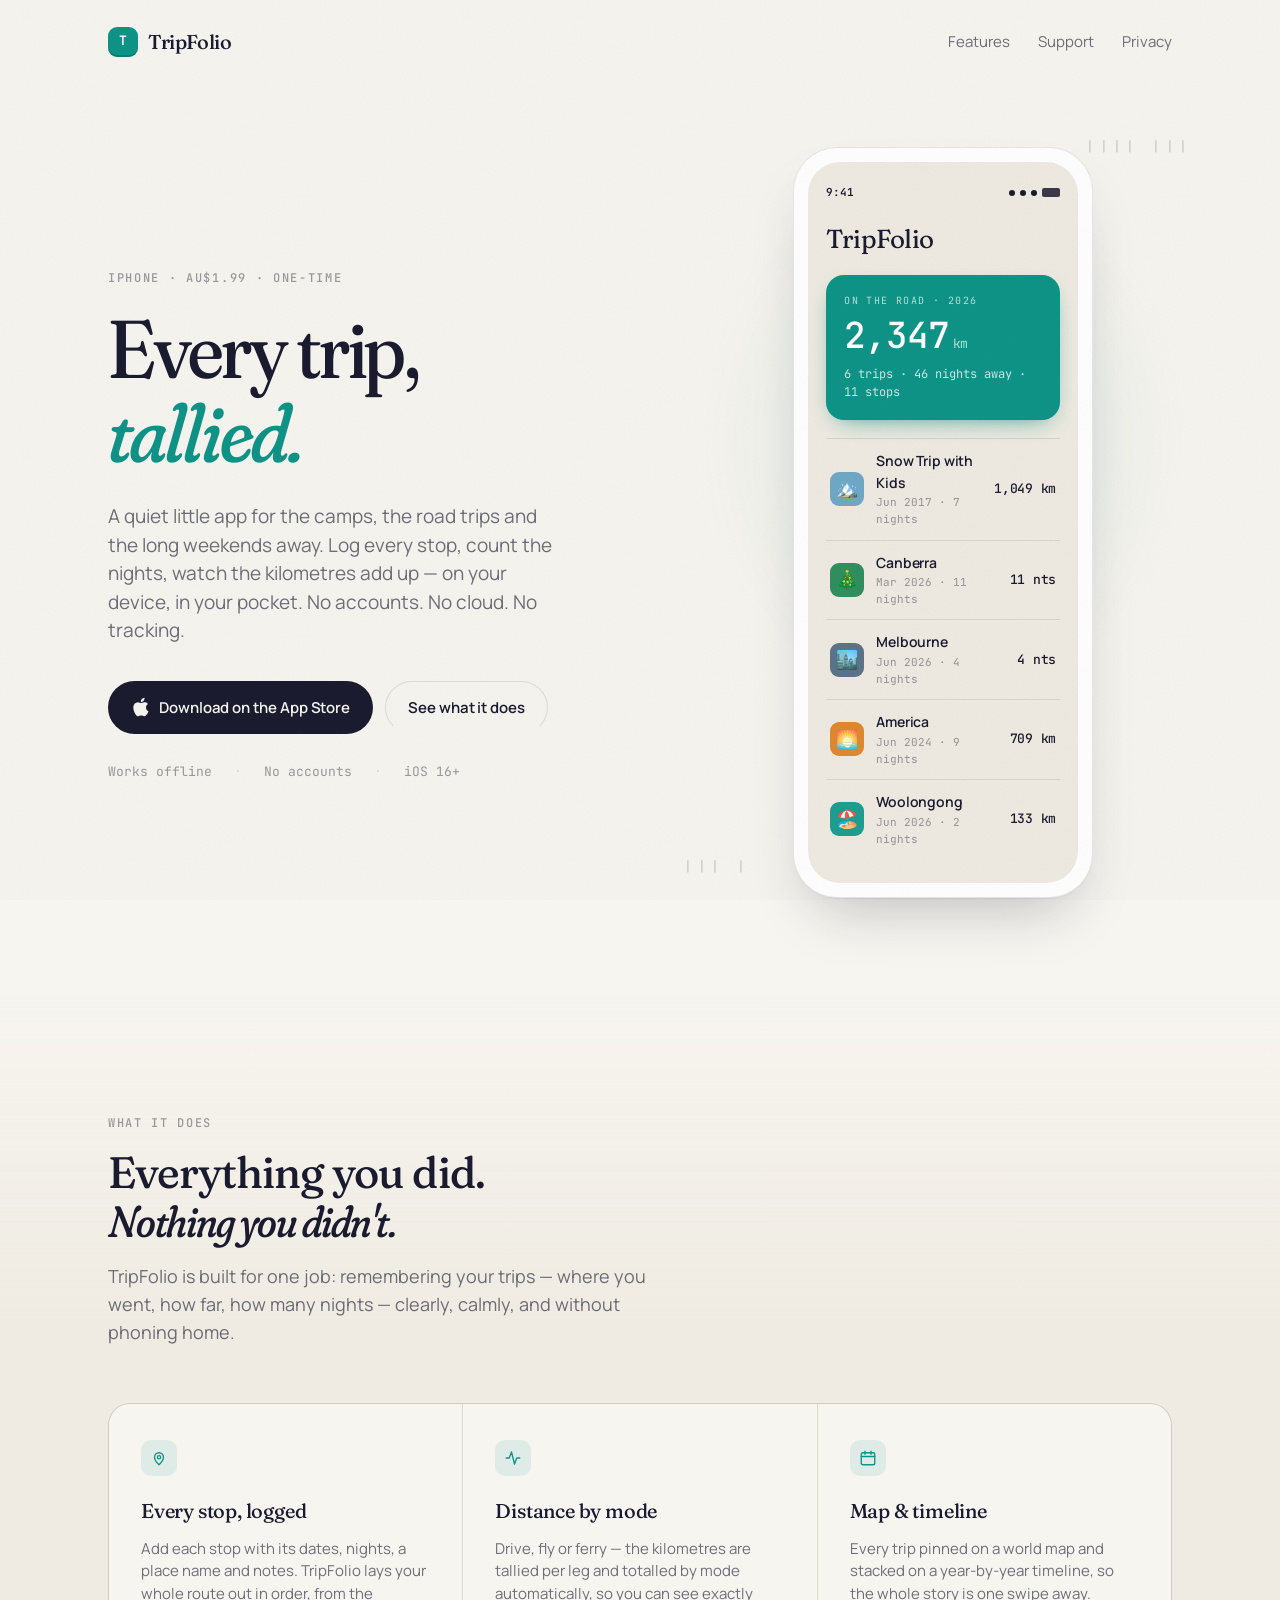
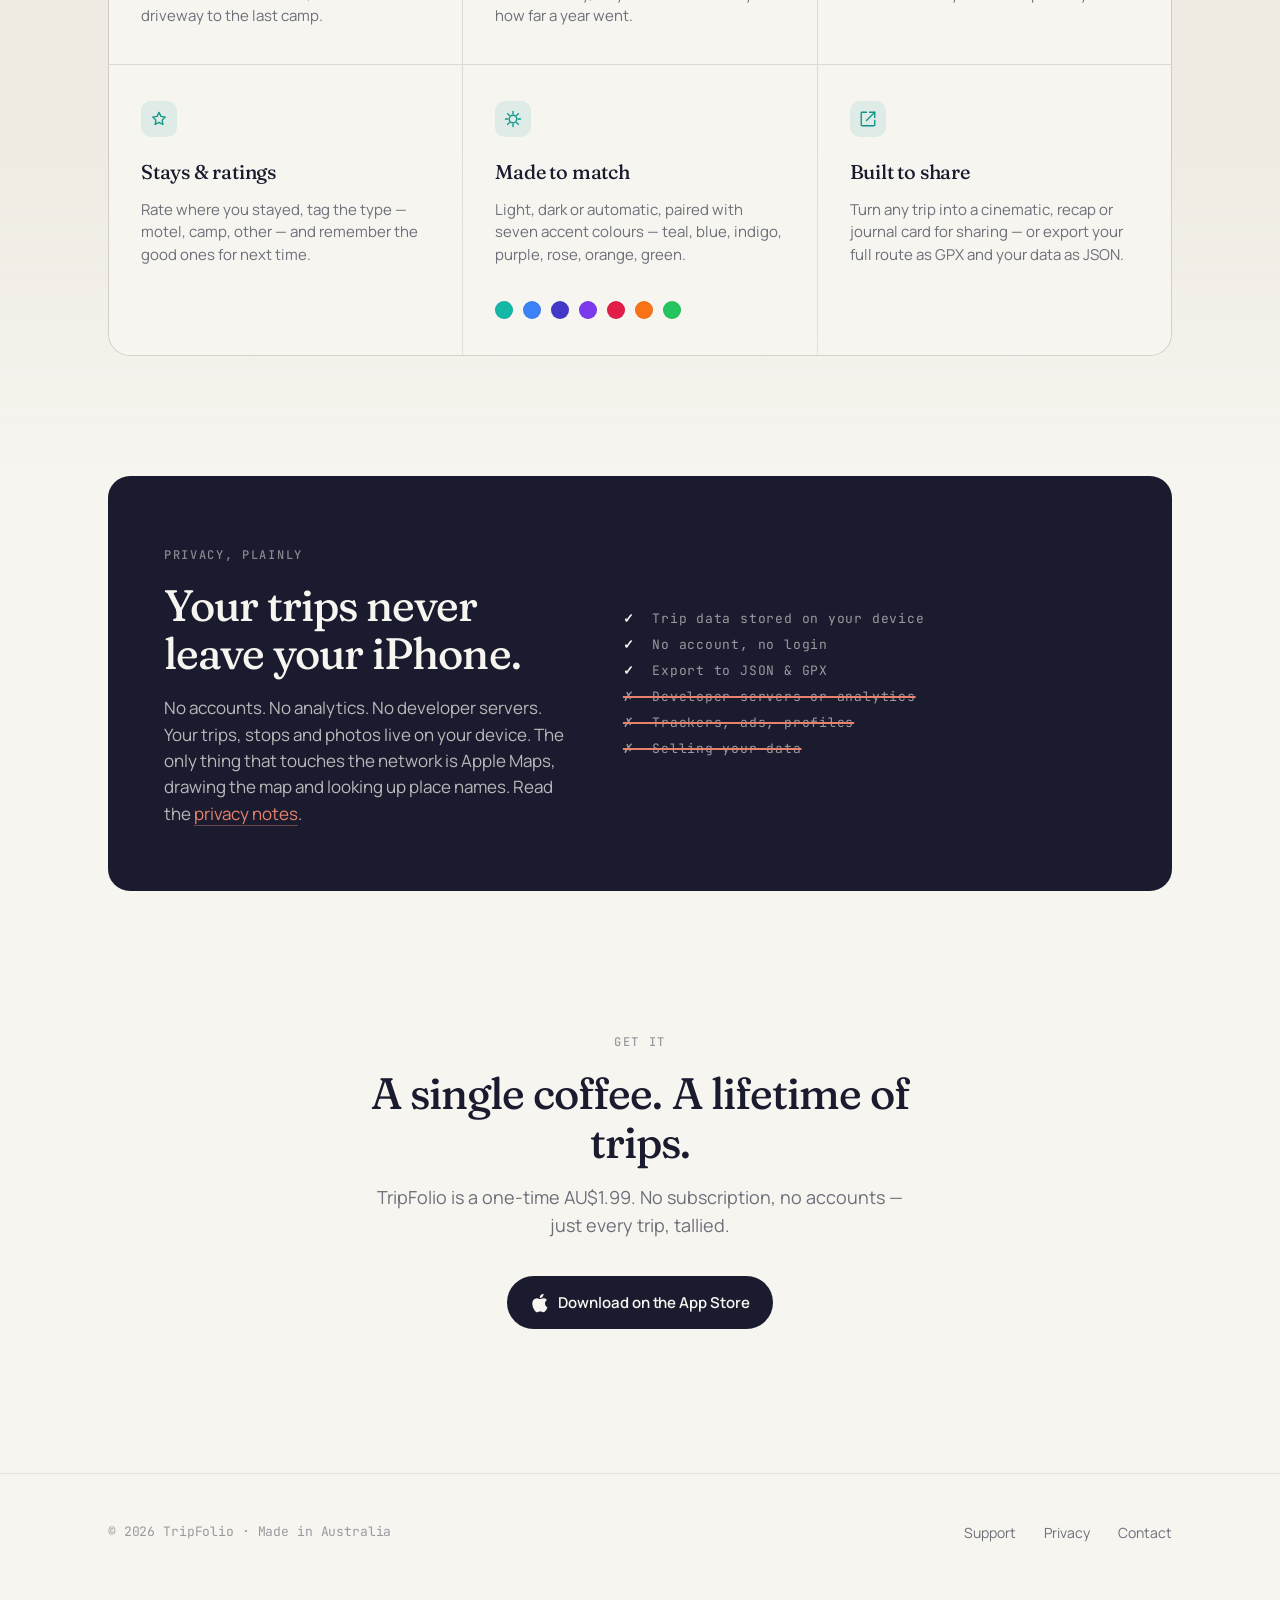
<file: index.html>
<!doctype html>
<html lang="en">
<head>
  <meta charset="utf-8" />
  <meta name="viewport" content="width=device-width, initial-scale=1" />
  <title>TripFolio — Every trip, tallied.</title>
  <meta name="description" content="A quiet camping and road‑trip logger for iPhone. No accounts, no tracking, no cloud — just your trips, stops and kilometres, tallied on your device." />
  <meta name="theme-color" content="#F7F5F0" media="(prefers-color-scheme: light)" />
  <meta name="theme-color" content="#131421" media="(prefers-color-scheme: dark)" />

  <!-- Open Graph -->
  <meta property="og:title" content="TripFolio — Every trip, tallied." />
  <meta property="og:description" content="A quiet camping and road‑trip logger for iPhone. Local‑first. AU$1.99." />
  <meta property="og:type" content="website" />

  <!-- Fonts -->
  <link rel="preconnect" href="https://fonts.googleapis.com" />
  <link rel="preconnect" href="https://fonts.gstatic.com" crossorigin />
  <link href="https://fonts.googleapis.com/css2?family=Fraunces:ital,opsz,wght,SOFT@0,9..144,400..700,0..100;1,9..144,400..700,0..100&family=Manrope:wght@400;500;600;700&family=JetBrains+Mono:wght@400;500;600&display=swap" rel="stylesheet" />

  <link rel="stylesheet" href="styles.css" />
</head>
<body>

  <header class="nav">
    <div class="container nav-inner">
      <a href="index.html" class="brand">
        <span class="brand-mark">T</span>
        <span>TripFolio</span>
      </a>
      <nav class="nav-links" aria-label="Primary">
        <a href="#features">Features</a>
        <a href="support.html">Support</a>
        <a href="privacy.html">Privacy</a>
      </nav>
    </div>
  </header>

  <!-- ─────────── Hero ─────────── -->
  <section class="hero">
    <div class="container hero-grid">
      <div>
        <span class="eyebrow reveal reveal-1">iPhone · AU$1.99 · One‑time</span>
        <h1 class="reveal reveal-2" style="margin-top:18px;">
          Every trip,<br />
          <span class="accent">tallied.</span>
        </h1>
        <p class="hero-sub reveal reveal-3">
          A quiet little app for the camps, the road trips and the long weekends away. Log every stop, count the nights, watch the kilometres add up — on your device, in your pocket. No accounts. No cloud. No tracking.
        </p>
        <div class="hero-ctas reveal reveal-4">
          <a href="#" class="btn btn-primary btn-appstore" aria-label="Download TripFolio on the App Store">
            <!-- Apple logo -->
            <svg width="18" height="20" viewBox="0 0 18 20" fill="currentColor" aria-hidden="true">
              <path d="M14.94 10.62c-.02-2.34 1.91-3.46 1.99-3.52-1.09-1.59-2.78-1.81-3.38-1.83-1.44-.15-2.81.85-3.54.85-.74 0-1.86-.83-3.06-.81-1.57.02-3.02.91-3.83 2.31-1.63 2.82-.42 7 1.17 9.29.78 1.12 1.71 2.38 2.92 2.34 1.17-.05 1.62-.76 3.04-.76 1.41 0 1.82.76 3.06.73 1.27-.02 2.07-1.14 2.85-2.27.9-1.3 1.27-2.56 1.29-2.63-.03-.01-2.48-.95-2.51-3.77zM12.61 3.66c.65-.79 1.09-1.88.97-2.97-.94.04-2.07.62-2.74 1.4-.6.69-1.13 1.81-.99 2.87 1.05.08 2.12-.53 2.76-1.3z"/>
            </svg>
            <span>Download on the App Store</span>
          </a>
          <a href="#features" class="btn btn-ghost">See what it does</a>
        </div>
        <div class="hero-meta reveal reveal-4">
          <span>Works offline</span>
          <span>No accounts</span>
          <span>iOS 16+</span>
        </div>
      </div>

      <div class="phone-stage reveal reveal-3">
        <div class="phone" role="img" aria-label="TripFolio home screen showing 2,347 km on the road this year and a list of logged trips">
          <div class="phone-screen">
            <div class="statusbar">
              <span>9:41</span>
              <span class="statusbar-icons">
                <span></span><span></span><span></span>
                <span class="bat"></span>
              </span>
            </div>

            <div class="app-title">TripFolio</div>

            <div class="hero-card">
              <div class="hero-card-label">On the road · 2026</div>
              <div class="hero-card-amount">
                2,347<span class="per">km</span>
              </div>
              <div class="hero-card-annual">6 trips · 46 nights away · 11 stops</div>
            </div>

            <div class="sub-row">
              <div class="sub-emoji" style="background:#6FA8C7;">🏔️</div>
              <div class="sub-meta">
                <div class="sub-name">Snow Trip with Kids</div>
                <div class="sub-renew">Jun 2017 · 7 nights</div>
              </div>
              <div class="sub-cost">1,049 km</div>
            </div>
            <div class="sub-row">
              <div class="sub-emoji" style="background:#2F8F5F;">🎄</div>
              <div class="sub-meta">
                <div class="sub-name">Canberra</div>
                <div class="sub-renew">Mar 2026 · 11 nights</div>
              </div>
              <div class="sub-cost">11 nts</div>
            </div>
            <div class="sub-row">
              <div class="sub-emoji" style="background:#5B7488;">🏙️</div>
              <div class="sub-meta">
                <div class="sub-name">Melbourne</div>
                <div class="sub-renew">Jun 2026 · 4 nights</div>
              </div>
              <div class="sub-cost">4 nts</div>
            </div>
            <div class="sub-row">
              <div class="sub-emoji" style="background:#E0892F;">🌅</div>
              <div class="sub-meta">
                <div class="sub-name">America</div>
                <div class="sub-renew">Jun 2024 · 9 nights</div>
              </div>
              <div class="sub-cost">709 km</div>
            </div>
            <div class="sub-row">
              <div class="sub-emoji" style="background:#1F9E92;">🏖️</div>
              <div class="sub-meta">
                <div class="sub-name">Woolongong</div>
                <div class="sub-renew">Jun 2026 · 2 nights</div>
              </div>
              <div class="sub-cost">133 km</div>
            </div>
          </div>
        </div>

        <div class="tally-marks" style="top: -10px; right: -20px;">||||&nbsp;|||</div>
        <div class="tally-marks" style="bottom: 20px; left: -30px;">|||&nbsp;|</div>
      </div>
    </div>
  </section>

  <!-- ─────────── Features ─────────── -->
  <section class="features" id="features">
    <div class="container">
      <div class="section-head">
        <span class="eyebrow">What it does</span>
        <h2>Everything you did.<br /><span class="italic">Nothing you didn't.</span></h2>
        <p>TripFolio is built for one job: remembering your trips — where you went, how far, how many nights — clearly, calmly, and without phoning home.</p>
      </div>

      <div class="feature-grid">
        <div class="feature">
          <div class="feature-icon">
            <svg viewBox="0 0 24 24" fill="none" stroke="currentColor" stroke-width="1.8" stroke-linecap="round" stroke-linejoin="round"><path d="M12 21s-6-5.7-6-10a6 6 0 1 1 12 0c0 4.3-6 10-6 10z"/><circle cx="12" cy="11" r="2.2"/></svg>
          </div>
          <h3>Every stop, logged</h3>
          <p>Add each stop with its dates, nights, a place name and notes. TripFolio lays your whole route out in order, from the driveway to the last camp.</p>
        </div>

        <div class="feature">
          <div class="feature-icon">
            <svg viewBox="0 0 24 24" fill="none" stroke="currentColor" stroke-width="1.8" stroke-linecap="round" stroke-linejoin="round"><path d="M3 12h4l3-8 4 16 3-8h4"/></svg>
          </div>
          <h3>Distance by mode</h3>
          <p>Drive, fly or ferry — the kilometres are tallied per leg and totalled by mode automatically, so you can see exactly how far a year went.</p>
        </div>

        <div class="feature">
          <div class="feature-icon">
            <svg viewBox="0 0 24 24" fill="none" stroke="currentColor" stroke-width="1.8" stroke-linecap="round" stroke-linejoin="round"><rect x="3" y="5" width="18" height="16" rx="2"/><path d="M16 3v4M8 3v4M3 10h18"/></svg>
          </div>
          <h3>Map &amp; timeline</h3>
          <p>Every trip pinned on a world map and stacked on a year‑by‑year timeline, so the whole story is one swipe away.</p>
        </div>

        <div class="feature">
          <div class="feature-icon">
            <svg viewBox="0 0 24 24" fill="none" stroke="currentColor" stroke-width="1.8" stroke-linecap="round" stroke-linejoin="round"><path d="M12 3.2l2.6 5.3 5.8.9-4.2 4.1 1 5.8L12 16.6 6.9 19.3l1-5.8L3.6 9.4l5.8-.9z"/></svg>
          </div>
          <h3>Stays &amp; ratings</h3>
          <p>Rate where you stayed, tag the type — motel, camp, other — and remember the good ones for next time.</p>
        </div>

        <div class="feature">
          <div class="feature-icon">
            <svg viewBox="0 0 24 24" fill="none" stroke="currentColor" stroke-width="1.8" stroke-linecap="round" stroke-linejoin="round"><circle cx="12" cy="12" r="5"/><path d="M12 2v3M12 19v3M2 12h3M19 12h3M4.9 4.9l2.1 2.1M17 17l2.1 2.1M4.9 19.1L7 17M17 7l2.1-2.1"/></svg>
          </div>
          <h3>Made to match</h3>
          <p>Light, dark or automatic, paired with seven accent colours — teal, blue, indigo, purple, rose, orange, green.</p>
          <div class="palette" aria-hidden="true">
            <span style="background:#14B8A6"></span>
            <span style="background:#3B82F6"></span>
            <span style="background:#4338CA"></span>
            <span style="background:#7C3AED"></span>
            <span style="background:#E11D48"></span>
            <span style="background:#F97316"></span>
            <span style="background:#22C55E"></span>
          </div>
        </div>

        <div class="feature">
          <div class="feature-icon">
            <svg viewBox="0 0 24 24" fill="none" stroke="currentColor" stroke-width="1.8" stroke-linecap="round" stroke-linejoin="round"><path d="M14 3h7v7"/><path d="M10 14 21 3"/><path d="M21 14v6a1 1 0 0 1-1 1H4a1 1 0 0 1-1-1V4a1 1 0 0 1 1-1h6"/></svg>
          </div>
          <h3>Built to share</h3>
          <p>Turn any trip into a cinematic, recap or journal card for sharing — or export your full route as GPX and your data as JSON.</p>
        </div>
      </div>
    </div>
  </section>

  <!-- ─────────── Privacy band ─────────── -->
  <section style="padding-top: 0;">
    <div class="container">
      <div class="privacy-band">
        <div>
          <span class="eyebrow">Privacy, plainly</span>
          <h2 style="margin-top:14px;">Your trips never<br/>leave your iPhone.</h2>
          <p style="margin-top:18px;">No accounts. No analytics. No developer servers. Your trips, stops and photos live on your device. The only thing that touches the network is Apple Maps, drawing the map and looking up place names. Read the <a href="privacy.html" style="color:var(--warm); border-bottom-color: rgba(232, 130, 107, 0.4);">privacy notes</a>.</p>
        </div>
        <div class="privacy-tally" aria-hidden="true">
          <div><strong>✓</strong>&nbsp;&nbsp;Trip data stored on your device</div>
          <div><strong>✓</strong>&nbsp;&nbsp;No account, no login</div>
          <div><strong>✓</strong>&nbsp;&nbsp;Export to JSON &amp; GPX</div>
          <div class="strike">✗&nbsp;&nbsp;Developer servers or analytics</div>
          <div class="strike">✗&nbsp;&nbsp;Trackers, ads, profiles</div>
          <div class="strike">✗&nbsp;&nbsp;Selling your data</div>
        </div>
      </div>
    </div>
  </section>

  <!-- ─────────── CTA ─────────── -->
  <section style="text-align:center; padding-top: 40px;">
    <div class="container">
      <span class="eyebrow">Get it</span>
      <h2 style="margin: 16px auto 0; max-width: 640px;">A single coffee. A lifetime of trips.</h2>
      <p style="color: var(--ink-soft); font-size: 18px; max-width: 540px; margin: 18px auto 36px;">
        TripFolio is a one‑time AU$1.99. No subscription, no accounts — just every trip, tallied.
      </p>
      <a href="#" class="btn btn-primary btn-appstore">
        <svg width="18" height="20" viewBox="0 0 18 20" fill="currentColor" aria-hidden="true">
          <path d="M14.94 10.62c-.02-2.34 1.91-3.46 1.99-3.52-1.09-1.59-2.78-1.81-3.38-1.83-1.44-.15-2.81.85-3.54.85-.74 0-1.86-.83-3.06-.81-1.57.02-3.02.91-3.83 2.31-1.63 2.82-.42 7 1.17 9.29.78 1.12 1.71 2.38 2.92 2.34 1.17-.05 1.62-.76 3.04-.76 1.41 0 1.82.76 3.06.73 1.27-.02 2.07-1.14 2.85-2.27.9-1.3 1.27-2.56 1.29-2.63-.03-.01-2.48-.95-2.51-3.77zM12.61 3.66c.65-.79 1.09-1.88.97-2.97-.94.04-2.07.62-2.74 1.4-.6.69-1.13 1.81-.99 2.87 1.05.08 2.12-.53 2.76-1.3z"/>
        </svg>
        <span>Download on the App Store</span>
      </a>
    </div>
  </section>

  <!-- ─────────── Footer ─────────── -->
  <footer>
    <div class="container foot-inner">
      <div class="foot-meta">
        © <span id="year">2026</span> TripFolio · Made in Australia
      </div>
      <div class="foot-links">
        <a href="support.html">Support</a>
        <a href="privacy.html">Privacy</a>
        <a href="mailto:0xB182@gmail.com">Contact</a>
      </div>
    </div>
  </footer>

  <script>
    document.getElementById('year').textContent = new Date().getFullYear();
  </script>
</body>
</html>
</file>
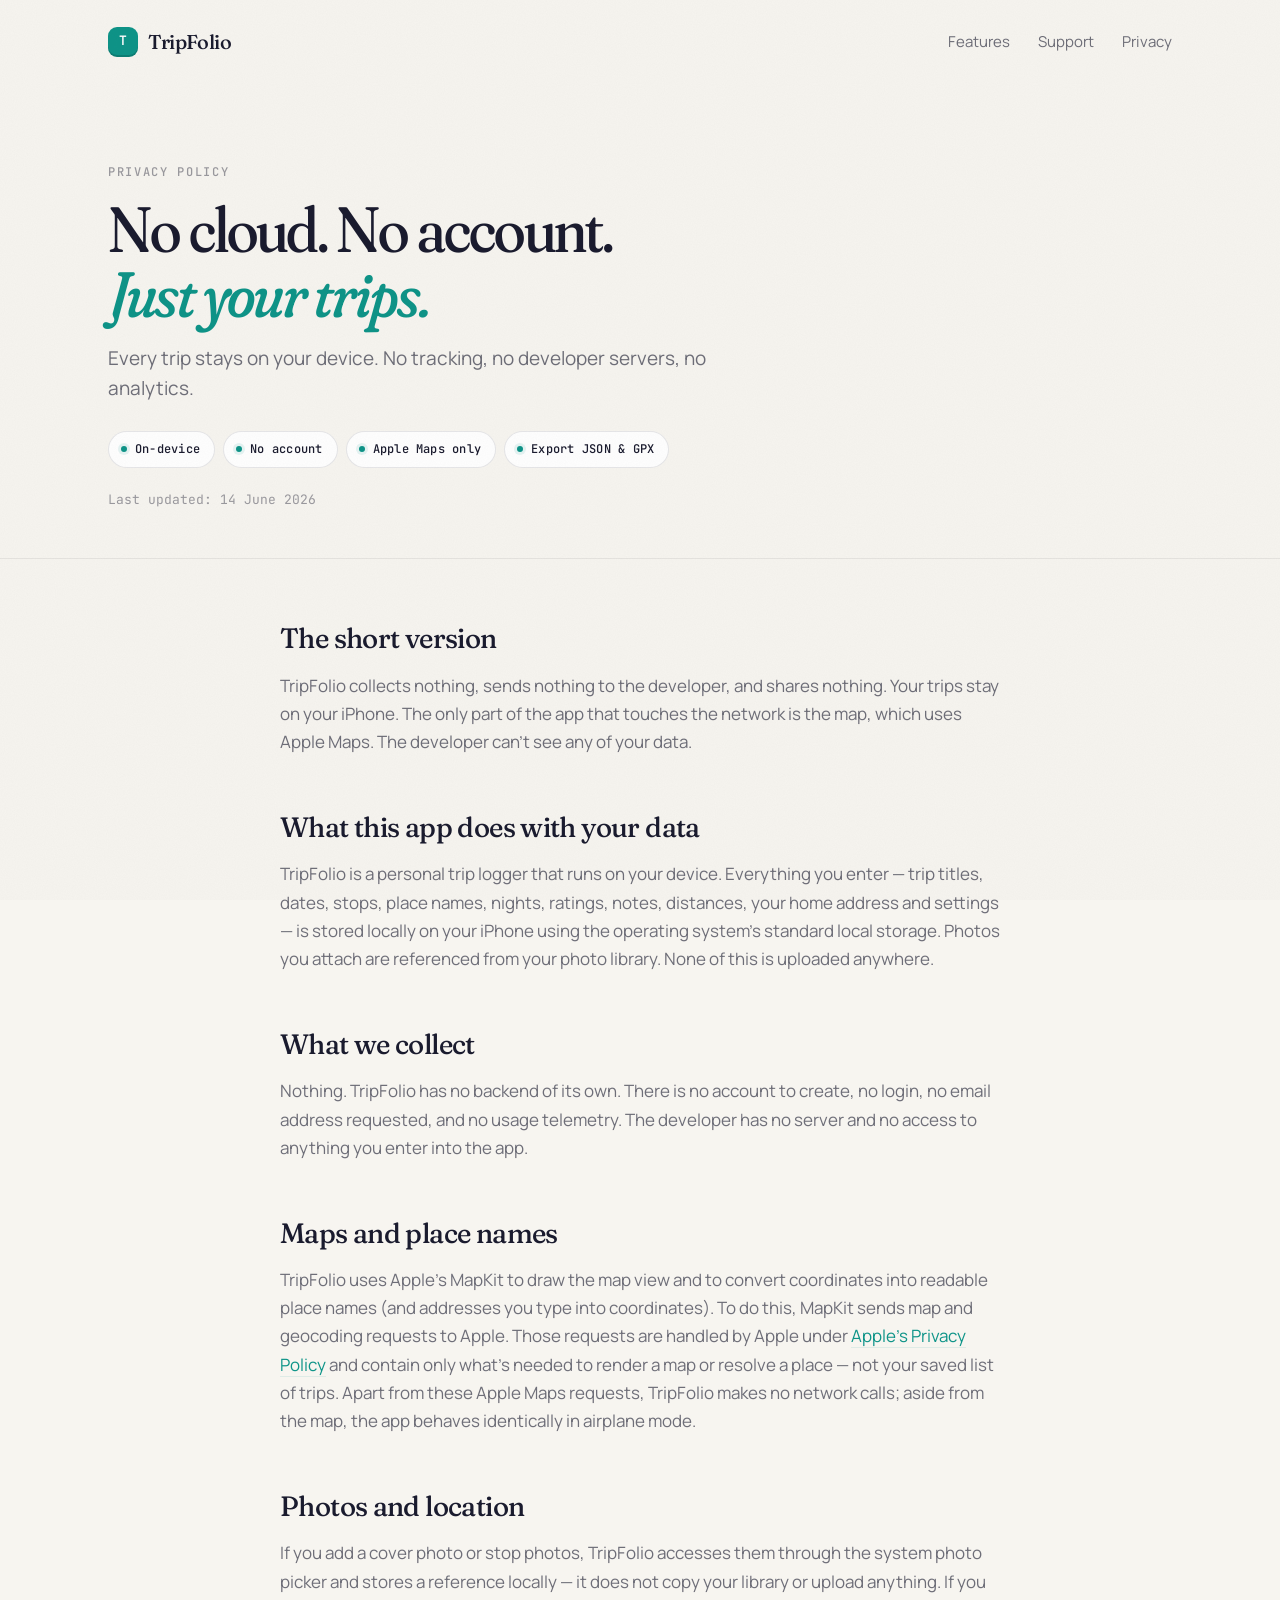
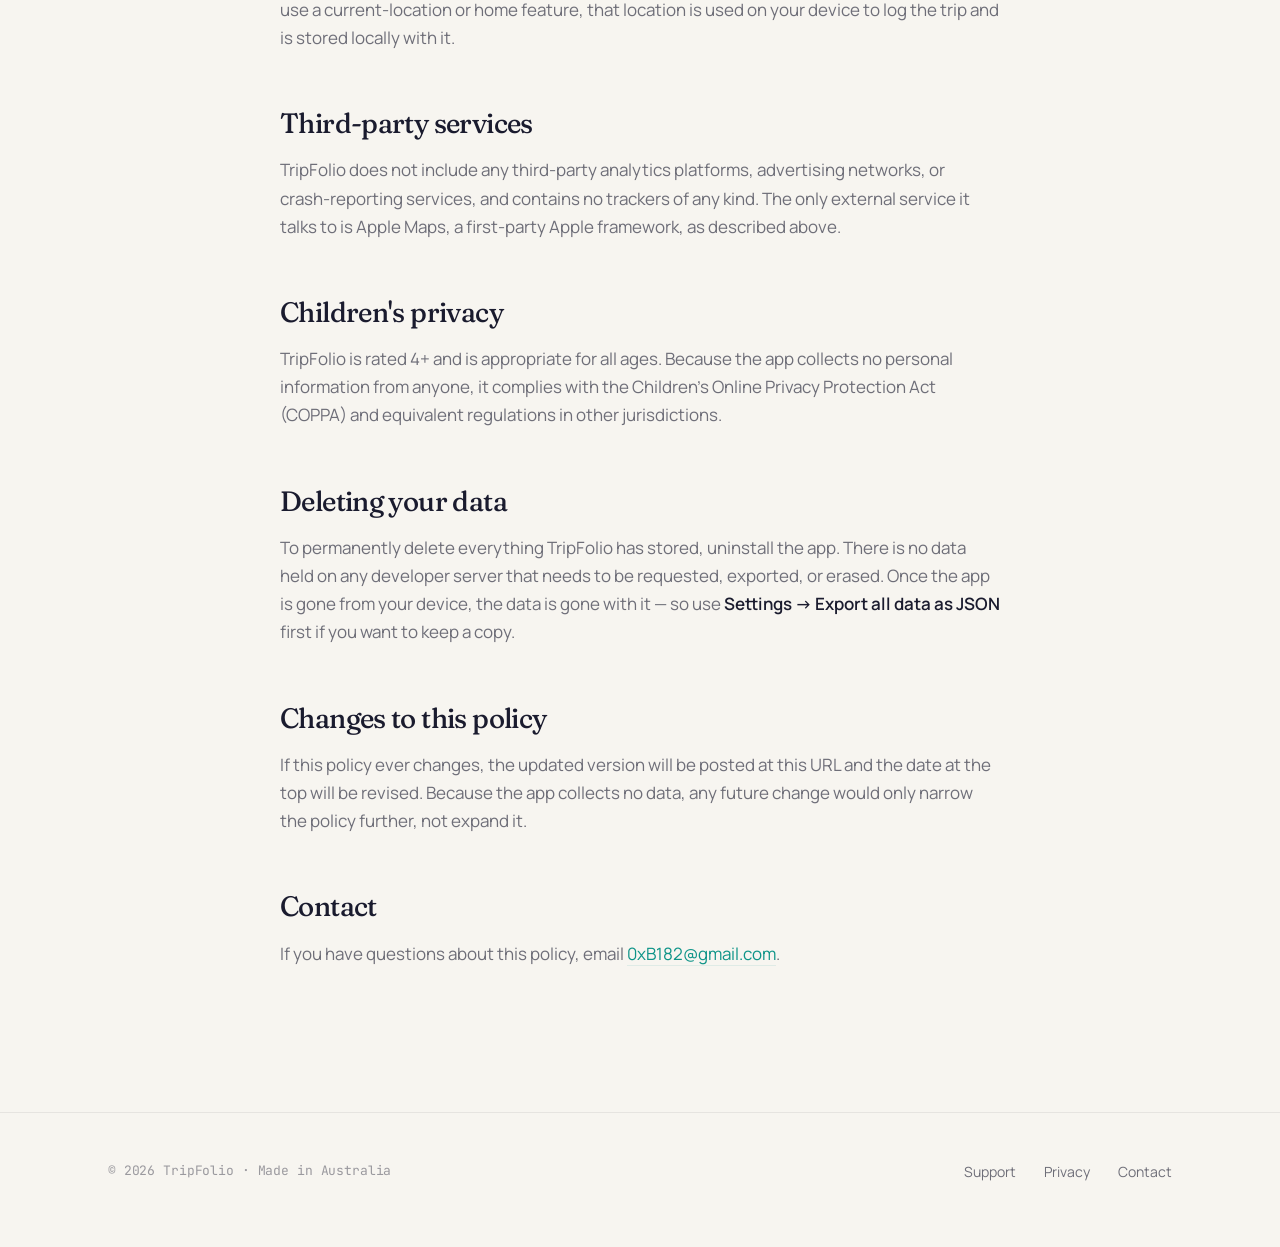
<file: privacy.html>
<!doctype html>
<html lang="en">
<head>
  <meta charset="utf-8" />
  <meta name="viewport" content="width=device-width, initial-scale=1" />
  <title>Privacy — TripFolio</title>
  <meta name="description" content="TripFolio keeps your trips on your iPhone. No accounts, no analytics, no developer servers — the only network use is Apple Maps." />
  <meta name="theme-color" content="#F7F5F0" media="(prefers-color-scheme: light)" />
  <meta name="theme-color" content="#131421" media="(prefers-color-scheme: dark)" />

  <link rel="preconnect" href="https://fonts.googleapis.com" />
  <link rel="preconnect" href="https://fonts.gstatic.com" crossorigin />
  <link href="https://fonts.googleapis.com/css2?family=Fraunces:ital,opsz,wght,SOFT@0,9..144,400..700,0..100;1,9..144,400..700,0..100&family=Manrope:wght@400;500;600;700&family=JetBrains+Mono:wght@400;500;600&display=swap" rel="stylesheet" />

  <link rel="stylesheet" href="styles.css" />
</head>
<body>

  <header class="nav">
    <div class="container nav-inner">
      <a href="index.html" class="brand">
        <span class="brand-mark">T</span>
        <span>TripFolio</span>
      </a>
      <nav class="nav-links" aria-label="Primary">
        <a href="index.html#features">Features</a>
        <a href="support.html">Support</a>
        <a href="privacy.html">Privacy</a>
      </nav>
    </div>
  </header>

  <div class="page-header">
    <div class="container">
      <span class="eyebrow">Privacy Policy</span>
      <h1>No cloud. No account.<br/><span style="font-style:italic; color:var(--accent); font-variation-settings:'SOFT' 100, 'opsz' 144;">Just your trips.</span></h1>
      <p>Every trip stays on your device. No tracking, no developer servers, no analytics.</p>
      <div class="pills">
        <span class="pill">On‑device</span>
        <span class="pill">No account</span>
        <span class="pill">Apple Maps only</span>
        <span class="pill">Export JSON &amp; GPX</span>
      </div>
      <p style="margin-top: 22px; font-family: var(--font-mono); font-size: 13px; color: var(--ink-faint);">Last updated: 14 June 2026</p>
    </div>
  </div>

  <main class="prose">

    <h2>The short version</h2>
    <p>TripFolio collects nothing, sends nothing to the developer, and shares nothing. Your trips stay on your iPhone. The only part of the app that touches the network is the map, which uses Apple Maps. The developer can't see any of your data.</p>

    <h2>What this app does with your data</h2>
    <p>TripFolio is a personal trip logger that runs on your device. Everything you enter — trip titles, dates, stops, place names, nights, ratings, notes, distances, your home address and settings — is stored locally on your iPhone using the operating system's standard local storage. Photos you attach are referenced from your photo library. None of this is uploaded anywhere.</p>

    <h2>What we collect</h2>
    <p>Nothing. TripFolio has no backend of its own. There is no account to create, no login, no email address requested, and no usage telemetry. The developer has no server and no access to anything you enter into the app.</p>

    <h2>Maps and place names</h2>
    <p>TripFolio uses Apple's MapKit to draw the map view and to convert coordinates into readable place names (and addresses you type into coordinates). To do this, MapKit sends map and geocoding requests to Apple. Those requests are handled by Apple under <a href="https://www.apple.com/legal/privacy/" rel="noopener">Apple's Privacy Policy</a> and contain only what's needed to render a map or resolve a place — not your saved list of trips. Apart from these Apple Maps requests, TripFolio makes no network calls; aside from the map, the app behaves identically in airplane mode.</p>

    <h2>Photos and location</h2>
    <p>If you add a cover photo or stop photos, TripFolio accesses them through the system photo picker and stores a reference locally — it does not copy your library or upload anything. If you use a current‑location or home feature, that location is used on your device to log the trip and is stored locally with it.</p>

    <h2>Third‑party services</h2>
    <p>TripFolio does not include any third‑party analytics platforms, advertising networks, or crash‑reporting services, and contains no trackers of any kind. The only external service it talks to is Apple Maps, a first‑party Apple framework, as described above.</p>

    <h2>Children's privacy</h2>
    <p>TripFolio is rated 4+ and is appropriate for all ages. Because the app collects no personal information from anyone, it complies with the Children's Online Privacy Protection Act (COPPA) and equivalent regulations in other jurisdictions.</p>

    <h2>Deleting your data</h2>
    <p>To permanently delete everything TripFolio has stored, uninstall the app. There is no data held on any developer server that needs to be requested, exported, or erased. Once the app is gone from your device, the data is gone with it — so use <strong>Settings → Export all data as JSON</strong> first if you want to keep a copy.</p>

    <h2>Changes to this policy</h2>
    <p>If this policy ever changes, the updated version will be posted at this URL and the date at the top will be revised. Because the app collects no data, any future change would only narrow the policy further, not expand it.</p>

    <h2>Contact</h2>
    <p>If you have questions about this policy, email <a href="mailto:0xB182@gmail.com">0xB182@gmail.com</a>.</p>

  </main>

  <footer>
    <div class="container foot-inner">
      <div class="foot-meta">
        © <span id="year">2026</span> TripFolio · Made in Australia
      </div>
      <div class="foot-links">
        <a href="support.html">Support</a>
        <a href="privacy.html">Privacy</a>
        <a href="mailto:0xB182@gmail.com">Contact</a>
      </div>
    </div>
  </footer>

  <script>
    document.getElementById('year').textContent = new Date().getFullYear();
  </script>
</body>
</html>
</file>
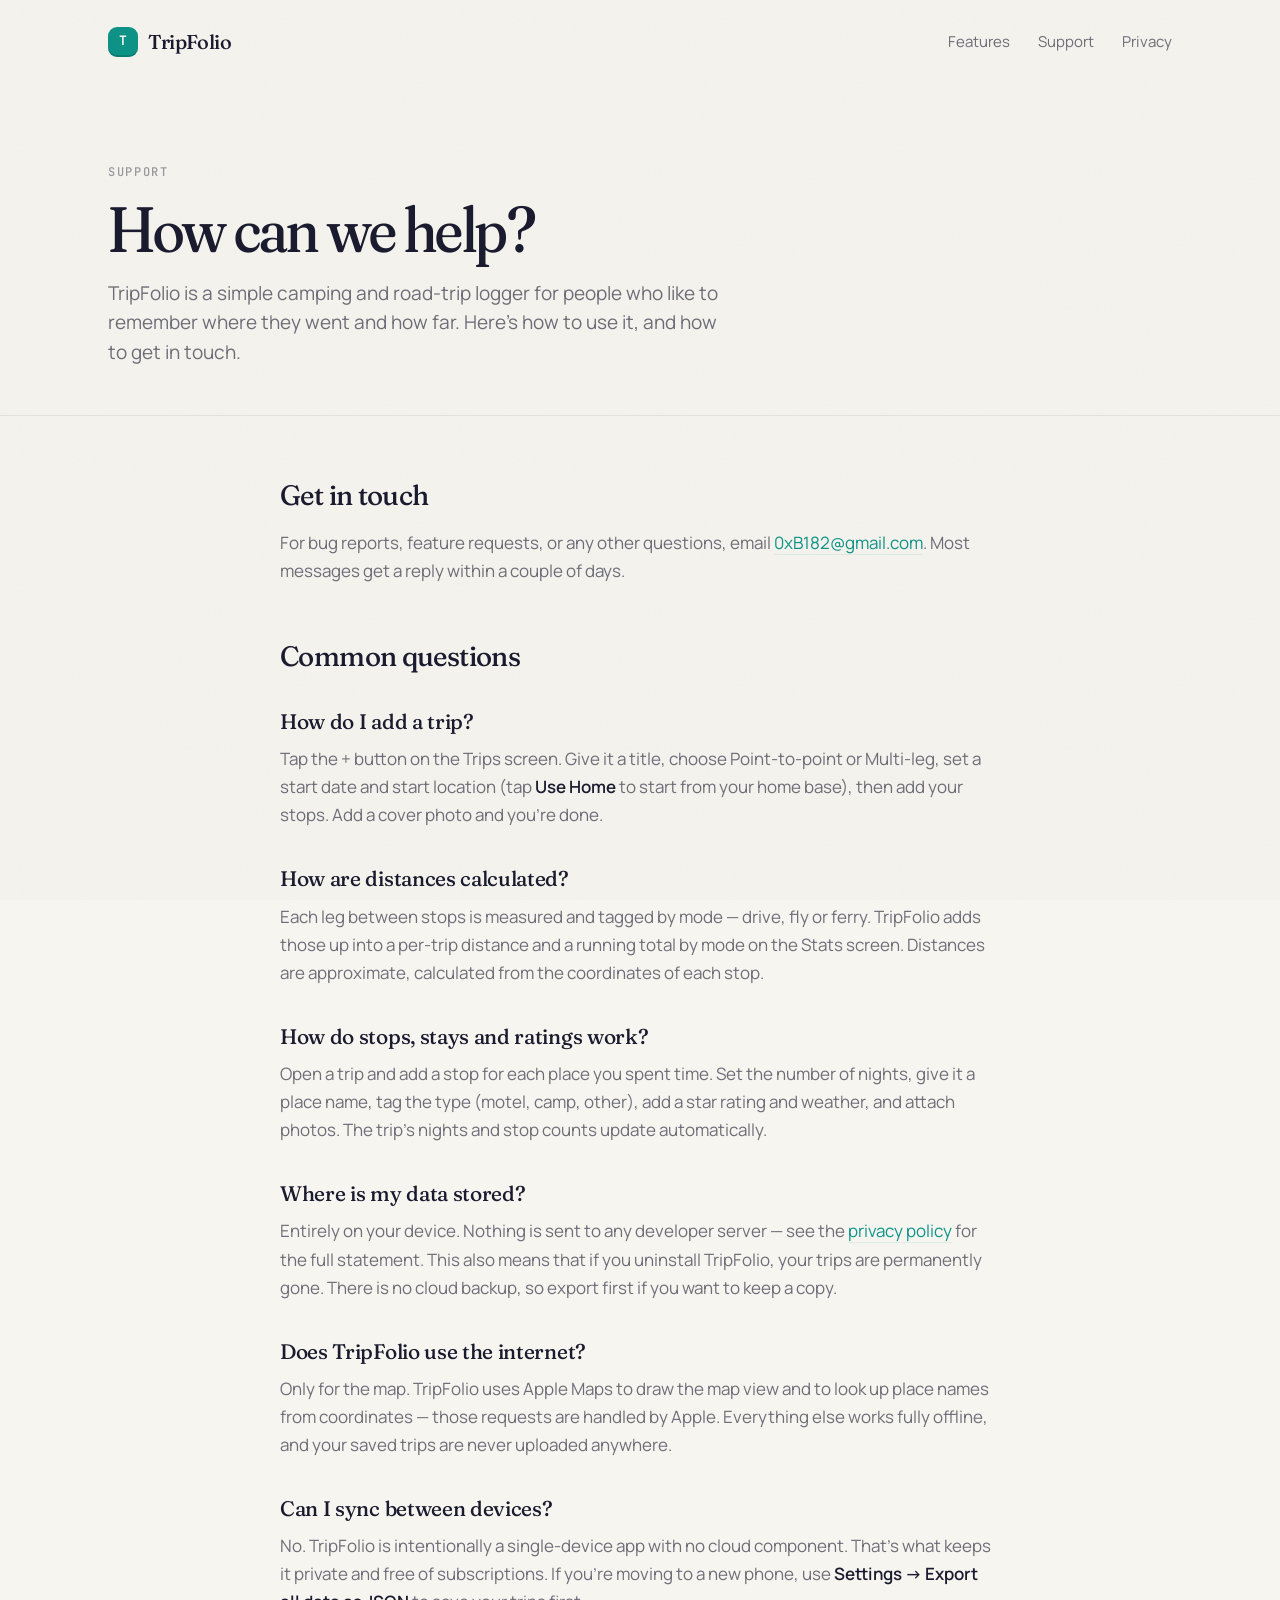
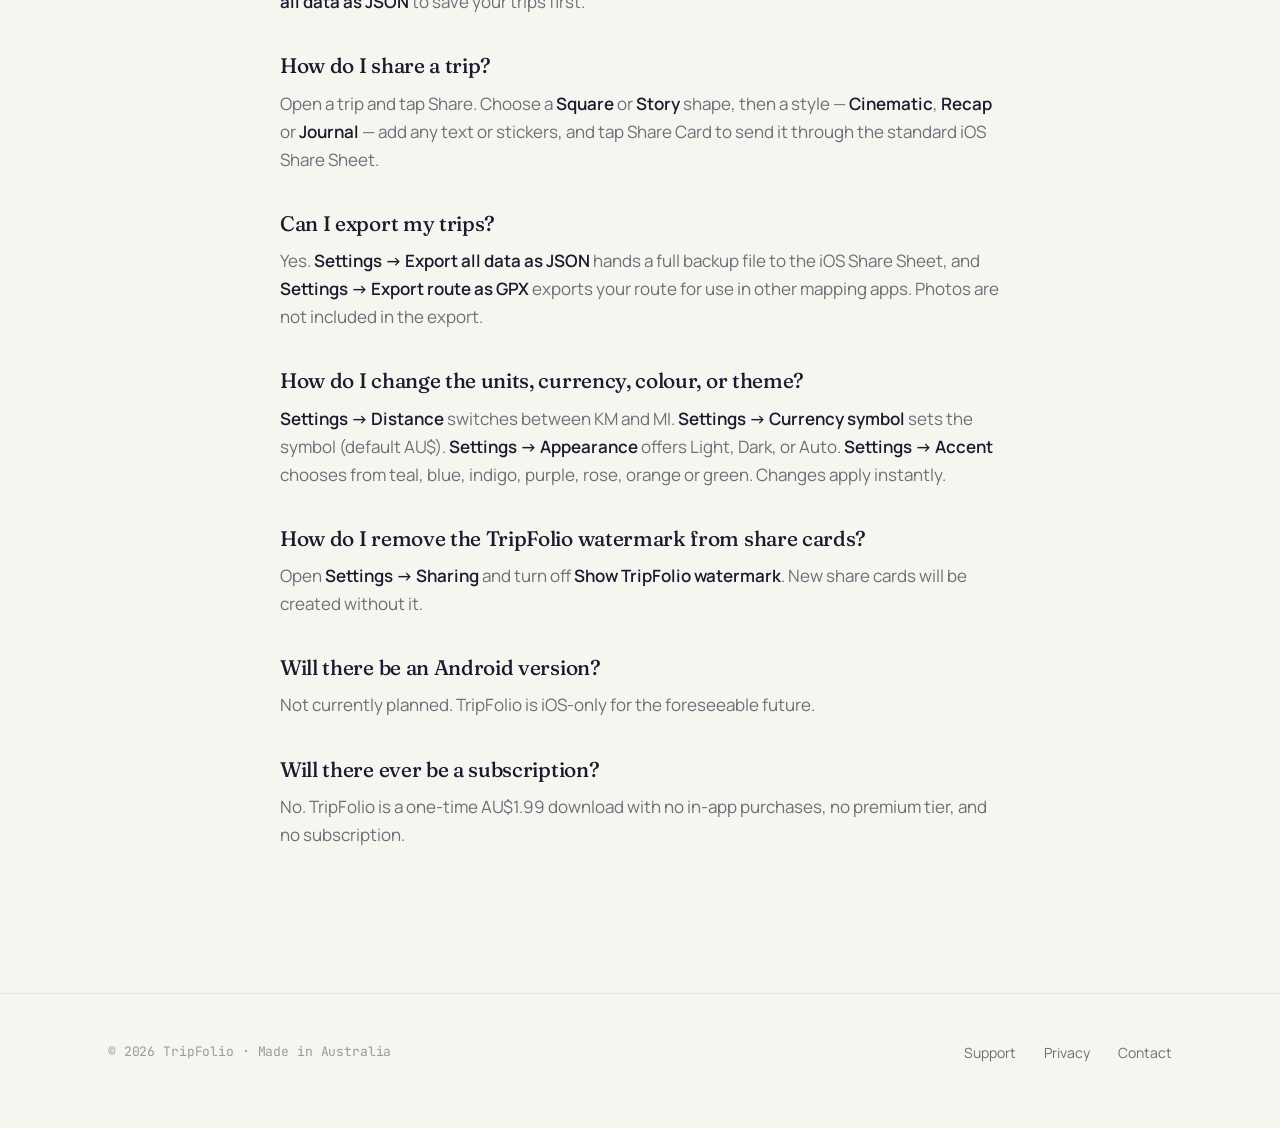
<file: support.html>
<!doctype html>
<html lang="en">
<head>
  <meta charset="utf-8" />
  <meta name="viewport" content="width=device-width, initial-scale=1" />
  <title>Support — TripFolio</title>
  <meta name="description" content="Help, FAQs and how to get in touch about TripFolio." />
  <meta name="theme-color" content="#F7F5F0" media="(prefers-color-scheme: light)" />
  <meta name="theme-color" content="#131421" media="(prefers-color-scheme: dark)" />

  <link rel="preconnect" href="https://fonts.googleapis.com" />
  <link rel="preconnect" href="https://fonts.gstatic.com" crossorigin />
  <link href="https://fonts.googleapis.com/css2?family=Fraunces:ital,opsz,wght,SOFT@0,9..144,400..700,0..100;1,9..144,400..700,0..100&family=Manrope:wght@400;500;600;700&family=JetBrains+Mono:wght@400;500;600&display=swap" rel="stylesheet" />

  <link rel="stylesheet" href="styles.css" />
</head>
<body>

  <header class="nav">
    <div class="container nav-inner">
      <a href="index.html" class="brand">
        <span class="brand-mark">T</span>
        <span>TripFolio</span>
      </a>
      <nav class="nav-links" aria-label="Primary">
        <a href="index.html#features">Features</a>
        <a href="support.html">Support</a>
        <a href="privacy.html">Privacy</a>
      </nav>
    </div>
  </header>

  <div class="page-header">
    <div class="container">
      <span class="eyebrow">Support</span>
      <h1>How can we help?</h1>
      <p>TripFolio is a simple camping and road‑trip logger for people who like to remember where they went and how far. Here's how to use it, and how to get in touch.</p>
    </div>
  </div>

  <main class="prose">

    <h2>Get in touch</h2>
    <p>For bug reports, feature requests, or any other questions, email <a href="mailto:0xB182@gmail.com">0xB182@gmail.com</a>. Most messages get a reply within a couple of days.</p>

    <h2>Common questions</h2>

    <h3>How do I add a trip?</h3>
    <p>Tap the + button on the Trips screen. Give it a title, choose Point‑to‑point or Multi‑leg, set a start date and start location (tap <strong>Use Home</strong> to start from your home base), then add your stops. Add a cover photo and you're done.</p>

    <h3>How are distances calculated?</h3>
    <p>Each leg between stops is measured and tagged by mode — drive, fly or ferry. TripFolio adds those up into a per‑trip distance and a running total by mode on the Stats screen. Distances are approximate, calculated from the coordinates of each stop.</p>

    <h3>How do stops, stays and ratings work?</h3>
    <p>Open a trip and add a stop for each place you spent time. Set the number of nights, give it a place name, tag the type (motel, camp, other), add a star rating and weather, and attach photos. The trip's nights and stop counts update automatically.</p>

    <h3>Where is my data stored?</h3>
    <p>Entirely on your device. Nothing is sent to any developer server — see the <a href="privacy.html">privacy policy</a> for the full statement. This also means that if you uninstall TripFolio, your trips are permanently gone. There is no cloud backup, so export first if you want to keep a copy.</p>

    <h3>Does TripFolio use the internet?</h3>
    <p>Only for the map. TripFolio uses Apple Maps to draw the map view and to look up place names from coordinates — those requests are handled by Apple. Everything else works fully offline, and your saved trips are never uploaded anywhere.</p>

    <h3>Can I sync between devices?</h3>
    <p>No. TripFolio is intentionally a single‑device app with no cloud component. That's what keeps it private and free of subscriptions. If you're moving to a new phone, use <strong>Settings → Export all data as JSON</strong> to save your trips first.</p>

    <h3>How do I share a trip?</h3>
    <p>Open a trip and tap Share. Choose a <strong>Square</strong> or <strong>Story</strong> shape, then a style — <strong>Cinematic</strong>, <strong>Recap</strong> or <strong>Journal</strong> — add any text or stickers, and tap Share Card to send it through the standard iOS Share Sheet.</p>

    <h3>Can I export my trips?</h3>
    <p>Yes. <strong>Settings → Export all data as JSON</strong> hands a full backup file to the iOS Share Sheet, and <strong>Settings → Export route as GPX</strong> exports your route for use in other mapping apps. Photos are not included in the export.</p>

    <h3>How do I change the units, currency, colour, or theme?</h3>
    <p><strong>Settings → Distance</strong> switches between KM and MI. <strong>Settings → Currency symbol</strong> sets the symbol (default AU$). <strong>Settings → Appearance</strong> offers Light, Dark, or Auto. <strong>Settings → Accent</strong> chooses from teal, blue, indigo, purple, rose, orange or green. Changes apply instantly.</p>

    <h3>How do I remove the TripFolio watermark from share cards?</h3>
    <p>Open <strong>Settings → Sharing</strong> and turn off <strong>Show TripFolio watermark</strong>. New share cards will be created without it.</p>

    <h3>Will there be an Android version?</h3>
    <p>Not currently planned. TripFolio is iOS‑only for the foreseeable future.</p>

    <h3>Will there ever be a subscription?</h3>
    <p>No. TripFolio is a one‑time AU$1.99 download with no in‑app purchases, no premium tier, and no subscription.</p>

  </main>

  <footer>
    <div class="container foot-inner">
      <div class="foot-meta">
        © <span id="year">2026</span> TripFolio · Made in Australia
      </div>
      <div class="foot-links">
        <a href="support.html">Support</a>
        <a href="privacy.html">Privacy</a>
        <a href="mailto:0xB182@gmail.com">Contact</a>
      </div>
    </div>
  </footer>

  <script>
    document.getElementById('year').textContent = new Date().getFullYear();
  </script>
</body>
</html>
</file>
<file: styles.css>
/* TripTally site — shared styles
   Fonts: Fraunces (display), Manrope (body), JetBrains Mono (numerals)
*/

:root {
  --bg: #F7F5F0;
  --bg-elev: #FFFFFF;
  --bg-tint: #EFEBE2;
  --ink: #1A1B2E;
  --ink-soft: rgba(26, 27, 46, 0.62);
  --ink-faint: rgba(26, 27, 46, 0.42);
  --ink-hair: rgba(26, 27, 46, 0.10);
  --rule: rgba(26, 27, 46, 0.08);
  --accent: #0E9488;
  --accent-deep: #0A6F66;
  --accent-soft: rgba(14, 148, 136, 0.10);
  --warm: #E8826B;

  --font-display: 'Fraunces', 'Iowan Old Style', Georgia, serif;
  --font-body: 'Manrope', -apple-system, BlinkMacSystemFont, 'Segoe UI', sans-serif;
  --font-mono: 'JetBrains Mono', ui-monospace, 'SF Mono', Menlo, monospace;

  --radius: 14px;
  --radius-lg: 22px;
  --radius-pill: 999px;
  --shadow-card: 0 1px 0 rgba(26, 27, 46, 0.04), 0 12px 40px -16px rgba(26, 27, 46, 0.18);
  --shadow-pop: 0 1px 0 rgba(26, 27, 46, 0.04), 0 30px 60px -24px rgba(26, 27, 46, 0.28);

  --container: 1120px;
}

@media (prefers-color-scheme: dark) {
  :root {
    --bg: #131421;
    --bg-elev: #1B1D2E;
    --bg-tint: #1F2134;
    --ink: #F2EFE7;
    --ink-soft: rgba(242, 239, 231, 0.66);
    --ink-faint: rgba(242, 239, 231, 0.40);
    --ink-hair: rgba(242, 239, 231, 0.10);
    --rule: rgba(242, 239, 231, 0.08);
    --accent: #2DD4BF;
    --accent-deep: #5EEAD4;
    --accent-soft: rgba(45, 212, 191, 0.14);
    --warm: #F2A38B;
    --shadow-card: 0 1px 0 rgba(0, 0, 0, 0.3), 0 12px 40px -16px rgba(0, 0, 0, 0.6);
    --shadow-pop: 0 1px 0 rgba(0, 0, 0, 0.3), 0 30px 60px -24px rgba(0, 0, 0, 0.7);
  }
}

* { box-sizing: border-box; }

html { -webkit-text-size-adjust: 100%; }

body {
  margin: 0;
  background: var(--bg);
  color: var(--ink);
  font-family: var(--font-body);
  font-size: 17px;
  line-height: 1.55;
  font-feature-settings: 'ss01', 'cv11';
  -webkit-font-smoothing: antialiased;
  -moz-osx-font-smoothing: grayscale;
  text-rendering: optimizeLegibility;
}

/* subtle grain overlay */
body::before {
  content: '';
  position: fixed;
  inset: 0;
  pointer-events: none;
  z-index: 100;
  opacity: 0.35;
  mix-blend-mode: multiply;
  background-image: url("data:image/svg+xml;utf8,<svg xmlns='http://www.w3.org/2000/svg' width='220' height='220'><filter id='n'><feTurbulence type='fractalNoise' baseFrequency='0.9' numOctaves='2' stitchTiles='stitch'/><feColorMatrix values='0 0 0 0 0  0 0 0 0 0  0 0 0 0 0  0 0 0 0.06 0'/></filter><rect width='100%' height='100%' filter='url(%23n)'/></svg>");
}
@media (prefers-color-scheme: dark) {
  body::before { mix-blend-mode: screen; opacity: 0.18; }
}

a {
  color: var(--accent);
  text-decoration: none;
  border-bottom: 1px solid var(--accent-soft);
  transition: border-color 160ms ease, color 160ms ease;
}
a:hover { border-bottom-color: var(--accent); }

h1, h2, h3 {
  font-family: var(--font-display);
  font-weight: 460;
  letter-spacing: -0.015em;
  margin: 0;
  font-feature-settings: 'ss01';
}

h1 {
  font-size: clamp(44px, 6.4vw, 84px);
  line-height: 1.02;
  letter-spacing: -0.028em;
  font-variation-settings: 'SOFT' 60, 'opsz' 120;
}

h2 {
  font-size: clamp(28px, 3.6vw, 44px);
  line-height: 1.1;
  letter-spacing: -0.022em;
  font-variation-settings: 'SOFT' 50, 'opsz' 36;
}

h3 {
  font-size: 20px;
  line-height: 1.3;
  letter-spacing: -0.01em;
  font-variation-settings: 'SOFT' 40, 'opsz' 20;
}

.italic { font-style: italic; font-variation-settings: 'SOFT' 100, 'opsz' 144; }

p { margin: 0 0 1em; }
p:last-child { margin-bottom: 0; }

.num { font-family: var(--font-mono); font-variant-numeric: tabular-nums; letter-spacing: -0.02em; }

.eyebrow {
  font-family: var(--font-mono);
  font-size: 12px;
  letter-spacing: 0.14em;
  text-transform: uppercase;
  color: var(--ink-faint);
  font-weight: 500;
}

.container {
  max-width: var(--container);
  margin: 0 auto;
  padding: 0 28px;
}

/* ---------- Nav ---------- */

.nav {
  padding: 26px 0;
  position: relative;
  z-index: 2;
}
.nav-inner {
  display: flex;
  align-items: center;
  justify-content: space-between;
  gap: 24px;
}
.brand {
  display: inline-flex;
  align-items: center;
  gap: 10px;
  border: none;
  color: var(--ink);
  font-family: var(--font-display);
  font-weight: 500;
  font-size: 20px;
  letter-spacing: -0.02em;
}
.brand:hover { border: none; }
.brand-mark {
  width: 30px;
  height: 30px;
  border-radius: 9px;
  background: var(--accent);
  display: inline-flex;
  align-items: center;
  justify-content: center;
  color: #fff;
  font-family: var(--font-mono);
  font-size: 13px;
  font-weight: 600;
  letter-spacing: -0.02em;
  box-shadow: inset 0 -2px 0 rgba(0,0,0,0.15);
}
.nav-links {
  display: flex;
  gap: 28px;
  font-size: 15px;
}
.nav-links a {
  color: var(--ink-soft);
  border: none;
}
.nav-links a:hover { color: var(--ink); border: none; }

/* ---------- Buttons ---------- */

.btn {
  display: inline-flex;
  align-items: center;
  gap: 10px;
  padding: 14px 22px;
  border-radius: var(--radius-pill);
  font-family: var(--font-body);
  font-weight: 600;
  font-size: 15px;
  letter-spacing: -0.005em;
  border: 1px solid transparent;
  cursor: pointer;
  transition: transform 160ms ease, box-shadow 160ms ease, background 160ms ease;
}
.btn-primary {
  background: var(--ink);
  color: var(--bg);
}
.btn-primary:hover {
  transform: translateY(-1px);
  box-shadow: 0 10px 28px -10px rgba(26, 27, 46, 0.4);
  border-bottom: 1px solid transparent;
}
.btn-ghost {
  background: transparent;
  color: var(--ink);
  border-color: var(--ink-hair);
}
.btn-ghost:hover {
  border-color: var(--ink);
  border-bottom-color: var(--ink);
}
a.btn { border-bottom: 1px solid transparent; }

.btn-appstore svg { flex-shrink: 0; }

/* ---------- Hero ---------- */

.hero {
  position: relative;
  padding: 64px 0 96px;
  overflow: hidden;
}

.hero-grid {
  display: grid;
  grid-template-columns: 1.15fr 1fr;
  gap: 80px;
  align-items: center;
}

@media (max-width: 880px) {
  .hero-grid { grid-template-columns: 1fr; gap: 56px; }
}

.hero h1 .accent {
  color: var(--accent);
  font-style: italic;
  font-variation-settings: 'SOFT' 100, 'opsz' 144;
}

.hero-sub {
  margin-top: 28px;
  font-size: 19px;
  line-height: 1.5;
  color: var(--ink-soft);
  max-width: 460px;
}

.hero-ctas {
  margin-top: 36px;
  display: flex;
  flex-wrap: wrap;
  gap: 12px;
  align-items: center;
}

.hero-meta {
  margin-top: 28px;
  display: flex;
  gap: 22px;
  flex-wrap: wrap;
  font-size: 13px;
  color: var(--ink-faint);
  font-family: var(--font-mono);
}
.hero-meta span::before {
  content: '·';
  margin-right: 22px;
  color: var(--ink-hair);
}
.hero-meta span:first-child::before { display: none; }

/* ---------- Phone mock ---------- */

.phone-stage {
  display: flex;
  justify-content: center;
  position: relative;
}

.phone-stage::before {
  content: '';
  position: absolute;
  inset: -40px -60px;
  background: radial-gradient(60% 50% at 50% 40%, var(--accent-soft), transparent 70%);
  z-index: 0;
}

.phone {
  position: relative;
  width: 300px;
  background: var(--bg-elev);
  border-radius: 44px;
  padding: 14px;
  box-shadow: var(--shadow-pop);
  border: 1px solid var(--ink-hair);
  z-index: 1;
}

.phone-screen {
  background: var(--bg-tint);
  border-radius: 32px;
  padding: 22px 18px 24px;
  overflow: hidden;
  position: relative;
}

.statusbar {
  display: flex;
  justify-content: space-between;
  align-items: center;
  font-family: var(--font-mono);
  font-size: 11px;
  font-weight: 600;
  margin-bottom: 18px;
  color: var(--ink);
}
.statusbar-icons { display: inline-flex; gap: 5px; align-items: center; }
.statusbar-icons span {
  width: 6px;
  height: 6px;
  border-radius: 50%;
  background: var(--ink);
}
.statusbar-icons .bat {
  width: 18px;
  height: 9px;
  border-radius: 2px;
  background: var(--ink);
  opacity: 0.85;
}

.app-title {
  font-family: var(--font-display);
  font-size: 26px;
  letter-spacing: -0.02em;
  margin-bottom: 16px;
  font-variation-settings: 'SOFT' 50, 'opsz' 24;
}

.hero-card {
  background: var(--accent);
  border-radius: 18px;
  padding: 18px;
  color: #fff;
  margin-bottom: 18px;
  box-shadow: 0 8px 24px -12px var(--accent);
}
.hero-card-label {
  font-family: var(--font-mono);
  font-size: 10px;
  letter-spacing: 0.14em;
  text-transform: uppercase;
  opacity: 0.7;
  margin-bottom: 8px;
}
.hero-card-amount {
  font-family: var(--font-mono);
  font-variant-numeric: tabular-nums;
  font-size: 36px;
  font-weight: 500;
  letter-spacing: -0.03em;
  line-height: 1;
}
.hero-card-amount .currency { font-size: 20px; opacity: 0.75; margin-right: 4px; }
.hero-card-amount .per { font-size: 13px; opacity: 0.7; margin-left: 4px; font-weight: 400; }
.hero-card-annual {
  margin-top: 12px;
  font-size: 12px;
  opacity: 0.78;
  font-family: var(--font-mono);
  font-variant-numeric: tabular-nums;
}

.sub-row {
  display: flex;
  align-items: center;
  gap: 12px;
  padding: 11px 4px;
  border-top: 1px solid var(--ink-hair);
}
.sub-row:first-of-type { border-top: none; padding-top: 4px; }
.sub-emoji {
  width: 34px;
  height: 34px;
  border-radius: 9px;
  display: inline-flex;
  align-items: center;
  justify-content: center;
  font-size: 18px;
  flex-shrink: 0;
}
.sub-meta { flex: 1; min-width: 0; }
.sub-name { font-size: 14px; font-weight: 600; letter-spacing: -0.01em; }
.sub-renew { font-size: 11px; color: var(--ink-faint); font-family: var(--font-mono); margin-top: 1px; }
.sub-cost {
  font-family: var(--font-mono);
  font-variant-numeric: tabular-nums;
  font-size: 13px;
  font-weight: 500;
  letter-spacing: -0.02em;
}

/* ---------- Tally marks decoration ---------- */

.tally-marks {
  position: absolute;
  font-family: var(--font-mono);
  color: var(--ink-faint);
  opacity: 0.5;
  font-size: 13px;
  letter-spacing: 0.4em;
  user-select: none;
  pointer-events: none;
}

/* ---------- Sections ---------- */

section { padding: 96px 0; position: relative; }

.section-head {
  max-width: 640px;
  margin-bottom: 56px;
}
.section-head .eyebrow { display: block; margin-bottom: 16px; }
.section-head p {
  font-size: 18px;
  color: var(--ink-soft);
  margin-top: 18px;
  max-width: 540px;
}

/* ---------- Features grid ---------- */

.features {
  background: linear-gradient(180deg, transparent, var(--bg-tint) 30%, var(--bg-tint) 70%, transparent);
  padding: 120px 0;
}

.feature-grid {
  display: grid;
  grid-template-columns: repeat(3, 1fr);
  gap: 1px;
  background: var(--rule);
  border: 1px solid var(--rule);
  border-radius: var(--radius-lg);
  overflow: hidden;
}

@media (max-width: 880px) {
  .feature-grid { grid-template-columns: 1fr; }
}

.feature {
  background: var(--bg);
  padding: 36px 32px;
  display: flex;
  flex-direction: column;
  gap: 14px;
  min-height: 220px;
}

.feature-icon {
  width: 36px;
  height: 36px;
  border-radius: 10px;
  background: var(--accent-soft);
  color: var(--accent);
  display: inline-flex;
  align-items: center;
  justify-content: center;
  margin-bottom: 8px;
}
.feature-icon svg { width: 18px; height: 18px; }

.feature h3 { font-family: var(--font-display); }
.feature p { font-size: 15px; color: var(--ink-soft); line-height: 1.5; }

/* ---------- Accent palette strip ---------- */

.palette {
  display: flex;
  gap: 10px;
  margin-top: 6px;
  align-items: center;
}
.palette span {
  width: 18px;
  height: 18px;
  border-radius: 50%;
  box-shadow: inset 0 0 0 1px rgba(0,0,0,0.06);
}

/* ---------- Privacy band ---------- */

.privacy-band {
  background: var(--ink);
  color: var(--bg);
  border-radius: var(--radius-lg);
  padding: 64px 56px;
  display: grid;
  grid-template-columns: 1fr 1.2fr;
  gap: 48px;
  align-items: center;
}
@media (max-width: 880px) {
  .privacy-band { grid-template-columns: 1fr; padding: 48px 32px; }
}
.privacy-band h2 { color: var(--bg); }
.privacy-band p { color: color-mix(in srgb, var(--bg) 72%, transparent); font-size: 17px; }
.privacy-band .eyebrow { color: color-mix(in srgb, var(--bg) 50%, transparent); }

.privacy-tally {
  font-family: var(--font-mono);
  font-size: 13px;
  letter-spacing: 0.06em;
  color: color-mix(in srgb, var(--bg) 58%, transparent);
  line-height: 2;
}
.privacy-tally strong {
  color: var(--bg);
  font-weight: 600;
}
.privacy-tally .strike {
  text-decoration: line-through;
  text-decoration-color: var(--warm);
  text-decoration-thickness: 2px;
}

/* ---------- Footer ---------- */

footer {
  border-top: 1px solid var(--rule);
  padding: 48px 0 64px;
  margin-top: 48px;
}
.foot-inner {
  display: flex;
  justify-content: space-between;
  align-items: flex-start;
  gap: 32px;
  flex-wrap: wrap;
}
.foot-meta {
  font-size: 13px;
  color: var(--ink-faint);
  font-family: var(--font-mono);
  letter-spacing: -0.01em;
}
.foot-links {
  display: flex;
  gap: 28px;
  font-size: 14px;
}
.foot-links a {
  color: var(--ink-soft);
  border: none;
}
.foot-links a:hover { color: var(--ink); }

/* ---------- Long-form (support / privacy pages) ---------- */

.page-header {
  padding: 80px 0 48px;
  border-bottom: 1px solid var(--rule);
}
.page-header .eyebrow { margin-bottom: 14px; display: block; }
.page-header h1 {
  font-size: clamp(40px, 5vw, 64px);
}
.page-header p {
  margin-top: 18px;
  font-size: 19px;
  color: var(--ink-soft);
  max-width: 620px;
}

.prose {
  max-width: 720px;
  margin: 0 auto;
  padding: 64px 0 96px;
}
.prose h2 {
  margin: 56px 0 18px;
  font-size: 28px;
}
.prose h2:first-child { margin-top: 0; }
.prose h3 {
  margin: 36px 0 10px;
  font-size: 21px;
  font-family: var(--font-display);
  font-weight: 460;
  letter-spacing: -0.015em;
  font-variation-settings: 'SOFT' 40, 'opsz' 24;
  color: var(--ink);
}
.prose p, .prose li {
  font-size: 17px;
  line-height: 1.65;
  color: var(--ink);
}
.prose p { color: var(--ink-soft); }
.prose strong { color: var(--ink); font-weight: 600; }
.prose ul {
  padding-left: 0;
  list-style: none;
}
.prose ul li {
  position: relative;
  padding-left: 24px;
  margin-bottom: 10px;
  color: var(--ink-soft);
}
.prose ul li::before {
  content: '';
  position: absolute;
  left: 0;
  top: 12px;
  width: 12px;
  height: 1px;
  background: var(--accent);
}

.callout {
  background: var(--accent-soft);
  border: 1px solid var(--accent-soft);
  border-radius: var(--radius);
  padding: 22px 24px;
  margin: 28px 0;
  font-size: 16px;
  color: var(--ink);
}
.callout strong { color: var(--accent-deep); }

/* Pills (privacy header) */
.pills {
  display: flex;
  gap: 8px;
  flex-wrap: wrap;
  margin-top: 28px;
}
.pill {
  display: inline-flex;
  align-items: center;
  gap: 8px;
  padding: 8px 14px 8px 12px;
  border-radius: var(--radius-pill);
  border: 1px solid var(--ink-hair);
  background: var(--bg-elev);
  font-family: var(--font-mono);
  font-size: 12px;
  letter-spacing: 0.02em;
  color: var(--ink);
  font-weight: 500;
}
.pill::before {
  content: '';
  width: 6px;
  height: 6px;
  border-radius: 50%;
  background: var(--accent);
  box-shadow: 0 0 0 3px var(--accent-soft);
}

/* Inline code in prose */
.prose code {
  font-family: var(--font-mono);
  font-size: 0.88em;
  padding: 2px 7px;
  border-radius: 6px;
  background: var(--bg-tint);
  border: 1px solid var(--ink-hair);
  color: var(--ink);
}

/* FAQ (legacy / not currently used) */
.faq { margin-top: 12px; }
.faq details {
  border-top: 1px solid var(--rule);
  padding: 22px 0;
}
.faq details:last-child { border-bottom: 1px solid var(--rule); }
.faq summary {
  font-family: var(--font-display);
  font-size: 21px;
  letter-spacing: -0.015em;
  font-variation-settings: 'SOFT' 40, 'opsz' 24;
  cursor: pointer;
  list-style: none;
  display: flex;
  justify-content: space-between;
  align-items: center;
  gap: 16px;
}
.faq summary::-webkit-details-marker { display: none; }
.faq summary::after {
  content: '+';
  font-family: var(--font-mono);
  font-size: 20px;
  font-weight: 400;
  color: var(--ink-faint);
  transition: transform 220ms ease;
}
.faq details[open] summary::after { transform: rotate(45deg); }
.faq .answer {
  margin-top: 14px;
  color: var(--ink-soft);
  font-size: 16px;
  line-height: 1.6;
  max-width: 600px;
}

/* ---------- Reveal animation ---------- */
@media (prefers-reduced-motion: no-preference) {
  .reveal {
    opacity: 0;
    transform: translateY(12px);
    animation: rise 720ms cubic-bezier(0.2, 0.7, 0.2, 1) forwards;
  }
  .reveal-1 { animation-delay: 60ms; }
  .reveal-2 { animation-delay: 160ms; }
  .reveal-3 { animation-delay: 260ms; }
  .reveal-4 { animation-delay: 360ms; }
  @keyframes rise {
    to { opacity: 1; transform: translateY(0); }
  }
}
</file>
